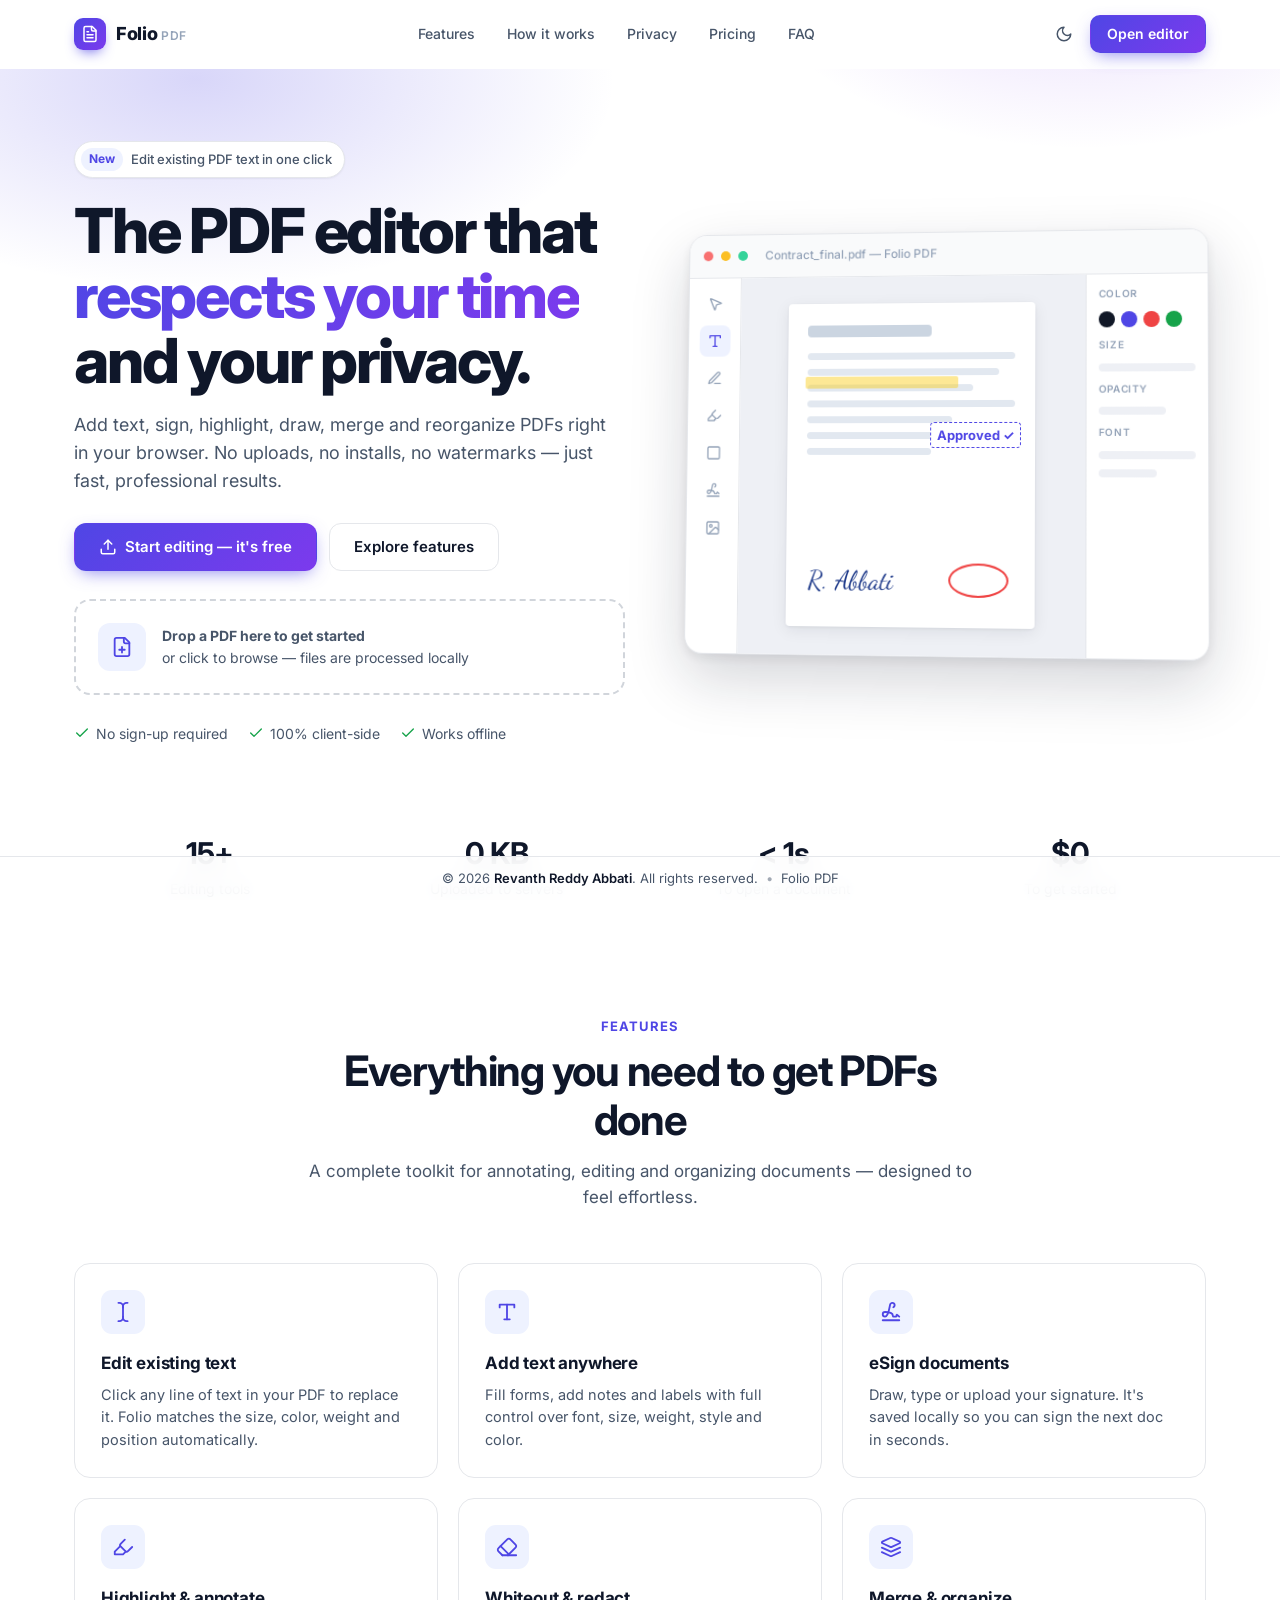
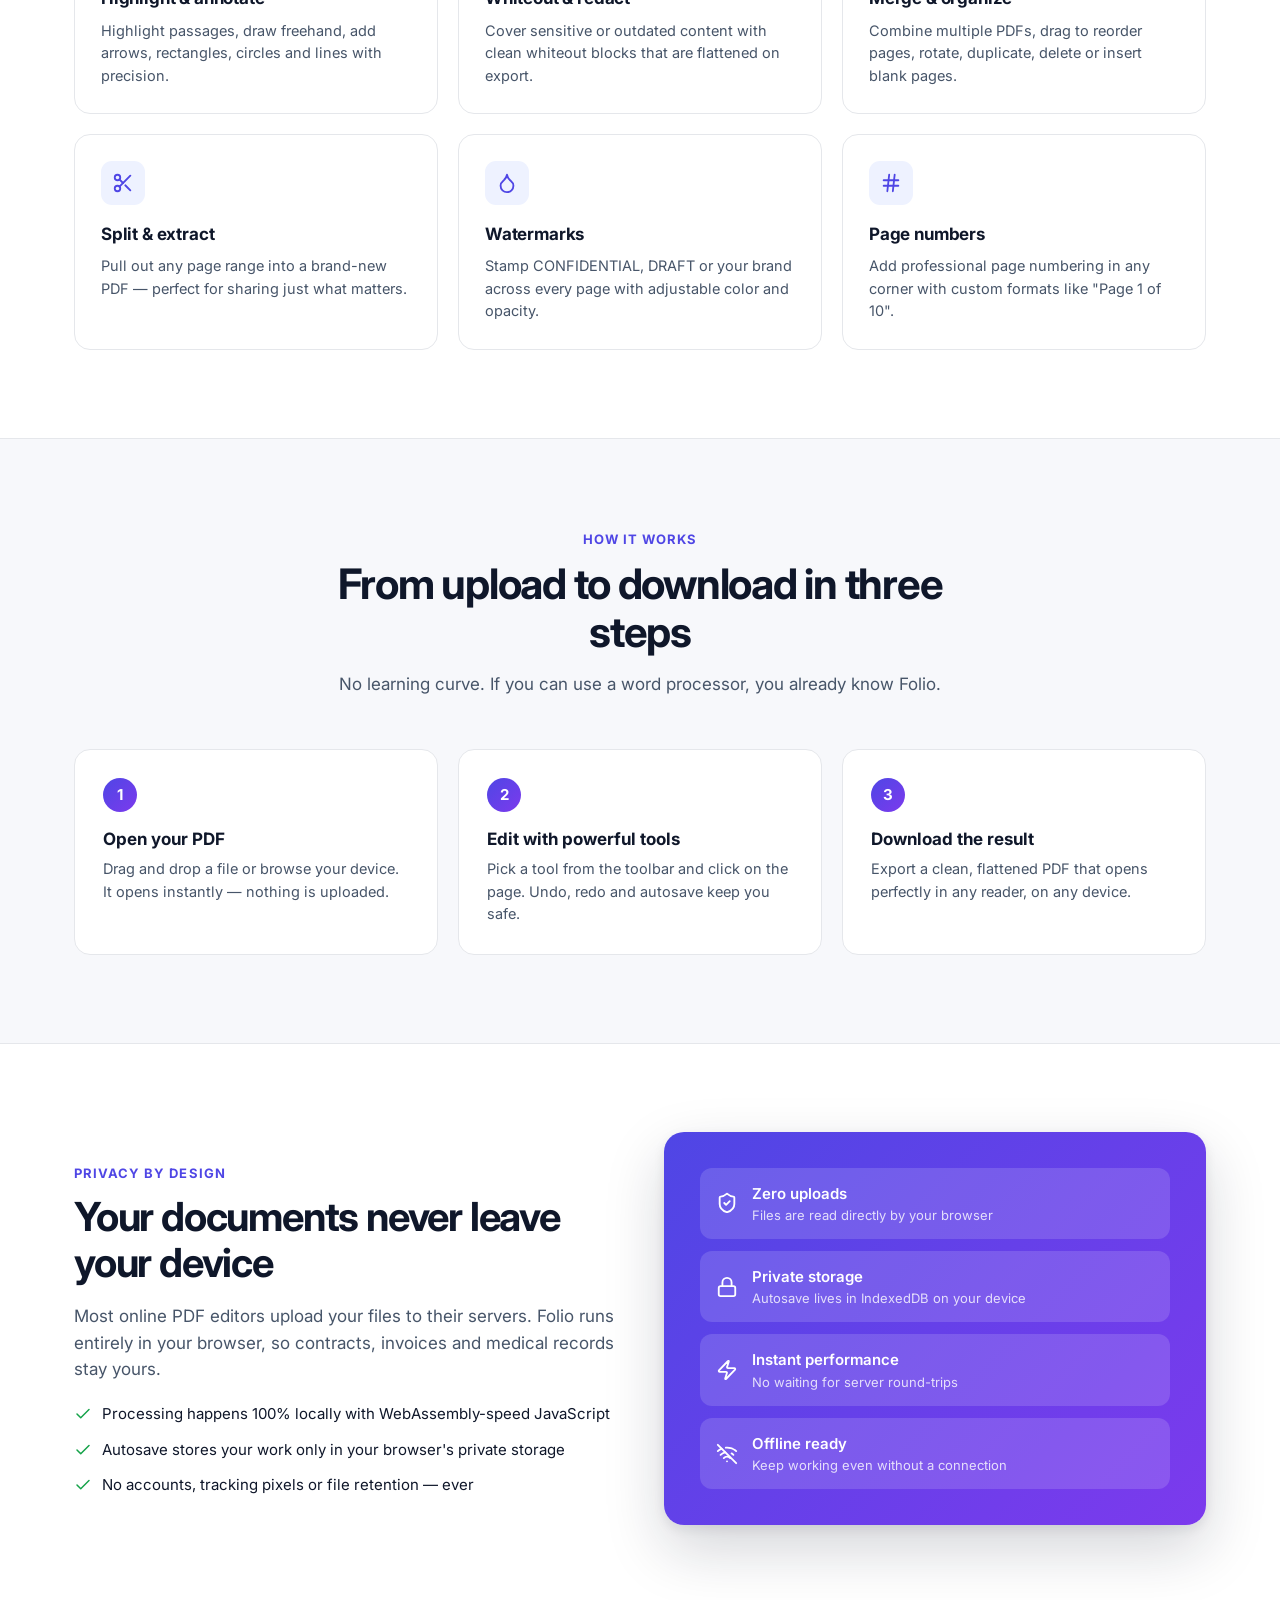
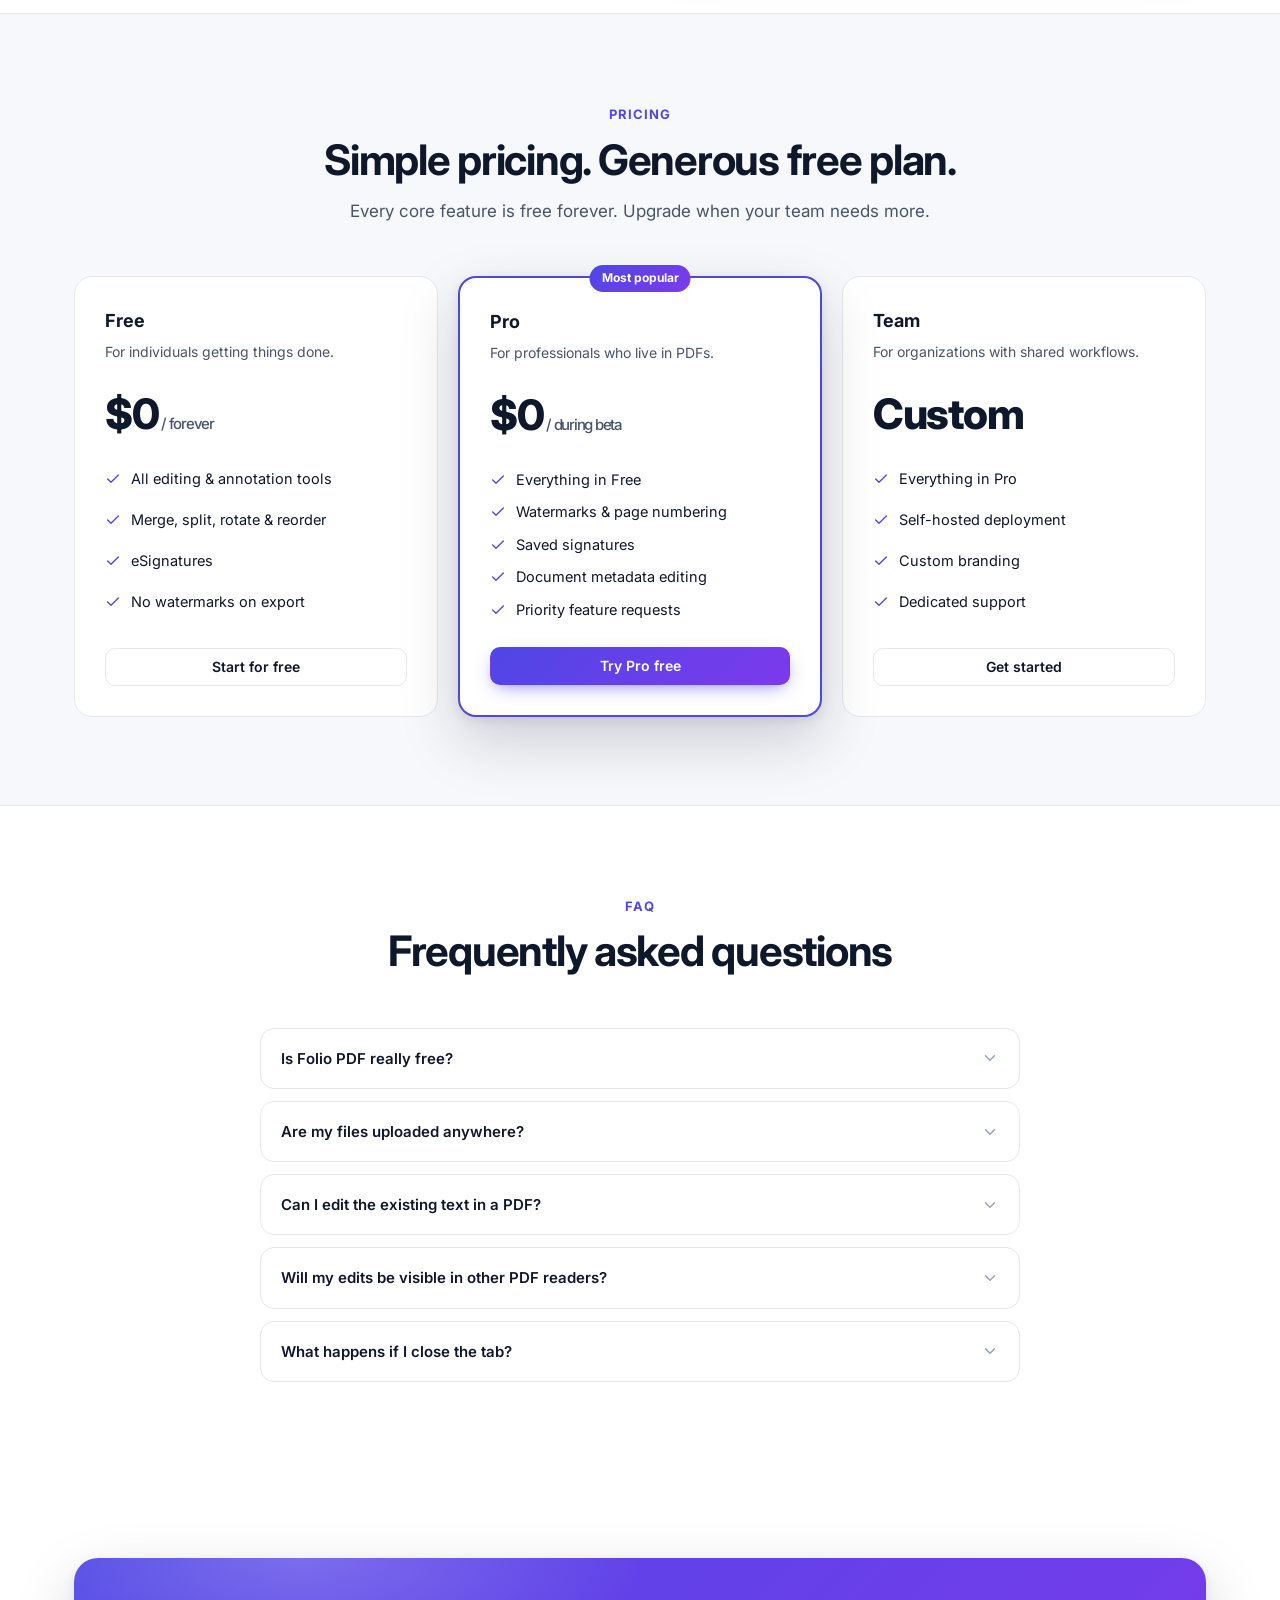
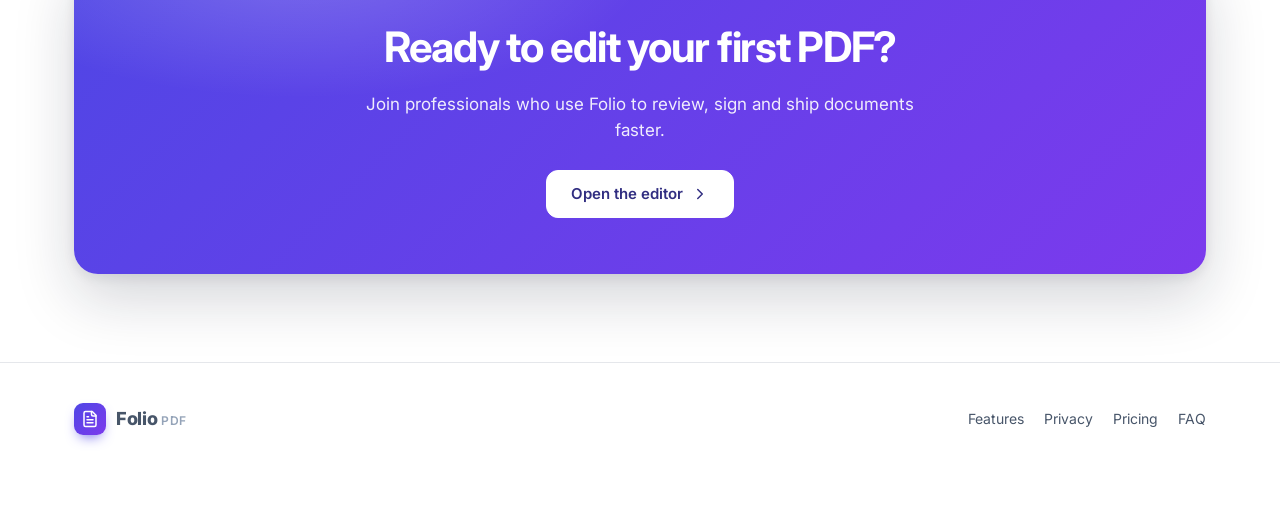
<file: index.html>
<!doctype html>
<html lang="en">
<head>
  <meta charset="utf-8">
  <meta name="viewport" content="width=device-width, initial-scale=1">
  <title>Folio PDF — Edit PDFs in your browser</title>
  <meta name="description" content="Folio PDF is a fast, private, browser-based PDF editor. Add text, edit existing text, sign, highlight, draw, merge, split, rotate and reorder pages — no uploads, no sign-up.">
  <meta name="author" content="Revanth Reddy Abbati">
  <meta property="og:title" content="Folio PDF — Edit PDFs in your browser">
  <meta property="og:description" content="Fast, private, browser-based PDF editor. Your files never leave your device.">
  <meta name="theme-color" content="#4f46e5">
  <link rel="icon" href="favicon.svg" type="image/svg+xml">
  <link rel="preconnect" href="https://fonts.googleapis.com">
  <link rel="preconnect" href="https://fonts.gstatic.com" crossorigin>
  <link href="https://fonts.googleapis.com/css2?family=Inter:wght@400;500;600;700;800&family=Dancing+Script:wght@600&display=swap" rel="stylesheet">
  <link rel="stylesheet" href="assets/css/base.css">
  <link rel="stylesheet" href="assets/css/landing.css">
  <script>try{var t=localStorage.getItem('folio-theme')||(matchMedia('(prefers-color-scheme: dark)').matches?'dark':'light');document.documentElement.dataset.theme=t}catch(e){}</script>
</head>
<body>
  <header class="nav" id="nav">
    <div class="container nav-inner">
      <a href="./" class="logo" aria-label="Folio PDF home">
        <span class="logo-mark"><i data-icon="file"></i></span>
        <span>Folio<small>PDF</small></span>
      </a>
      <nav class="nav-links" id="navLinks">
        <a href="#features">Features</a>
        <a href="#how">How it works</a>
        <a href="#privacy">Privacy</a>
        <a href="#pricing">Pricing</a>
        <a href="#faq">FAQ</a>
      </nav>
      <div class="nav-actions">
        <button class="icon-btn" id="themeBtn" aria-label="Toggle dark mode"><i data-icon="moon"></i></button>
        <a href="app.html" class="btn btn-primary">Open editor</a>
        <button class="icon-btn nav-toggle" id="navToggle" aria-label="Menu"><i data-icon="menu"></i></button>
      </div>
    </div>
  </header>

  <main>
    <section class="hero">
      <div class="container hero-grid">
        <div>
          <span class="badge"><b>New</b> Edit existing PDF text in one click</span>
          <h1>The PDF editor that <span class="grad">respects your time</span> and your privacy.</h1>
          <p class="lead">Add text, sign, highlight, draw, merge and reorganize PDFs right in your browser. No uploads, no installs, no watermarks — just fast, professional results.</p>
          <div class="hero-cta">
            <a href="app.html" class="btn btn-primary btn-lg"><i data-icon="upload"></i> Start editing — it's free</a>
            <a href="#features" class="btn btn-lg">Explore features</a>
          </div>
          <label class="dropzone" id="heroDrop">
            <input type="file" accept="application/pdf,.pdf" id="heroFile" hidden>
            <span class="dz-icon"><i data-icon="filePlus" data-size="22"></i></span>
            <span><strong>Drop a PDF here to get started</strong><span>or click to browse — files are processed locally</span></span>
          </label>
          <div class="hero-meta">
            <span><i data-icon="check" data-size="16"></i> No sign-up required</span>
            <span><i data-icon="check" data-size="16"></i> 100% client-side</span>
            <span><i data-icon="check" data-size="16"></i> Works offline</span>
          </div>
        </div>

        <div class="mock" aria-hidden="true">
          <div class="mock-bar"><i></i><i></i><i></i><span class="mock-title">Contract_final.pdf — Folio PDF</span></div>
          <div class="mock-body">
            <div class="mock-tools">
              <div><i data-icon="pointer" data-size="16"></i></div>
              <div class="on"><i data-icon="type" data-size="16"></i></div>
              <div><i data-icon="pen" data-size="16"></i></div>
              <div><i data-icon="highlighter" data-size="16"></i></div>
              <div><i data-icon="square" data-size="16"></i></div>
              <div><i data-icon="signature" data-size="16"></i></div>
              <div><i data-icon="image" data-size="16"></i></div>
            </div>
            <div class="mock-canvas">
              <div class="mock-page">
                <div class="l t"></div>
                <div class="l"></div><div class="l" style="width:92%"></div><div class="l" style="width:80%"></div>
                <div class="l"></div><div class="l" style="width:70%"></div><div class="l" style="width:88%"></div>
                <div class="l" style="width:60%"></div>
                <span class="hl"></span>
                <span class="note">Approved ✓</span>
                <span class="sig">R. Abbati</span>
                <span class="circ"></span>
              </div>
            </div>
            <div class="mock-side">
              <span class="lab">Color</span>
              <div class="sw"><i style="background:#111827"></i><i style="background:#4f46e5"></i><i style="background:#ef4444"></i><i style="background:#16a34a"></i></div>
              <span class="lab">Size</span><div class="bar"></div>
              <span class="lab">Opacity</span><div class="bar" style="width:70%"></div>
              <span class="lab">Font</span><div class="bar"></div><div class="bar" style="width:60%"></div>
            </div>
          </div>
        </div>
      </div>
    </section>

    <div class="stats">
      <div class="container stats-grid">
        <div class="stat reveal"><b>15+</b><span>Editing tools</span></div>
        <div class="stat reveal"><b>0 KB</b><span>Uploaded to servers</span></div>
        <div class="stat reveal"><b>&lt; 1s</b><span>To open a document</span></div>
        <div class="stat reveal"><b>$0</b><span>To get started</span></div>
      </div>
    </div>

    <section id="features">
      <div class="container">
        <div class="section-head reveal">
          <span class="eyebrow">Features</span>
          <h2>Everything you need to get PDFs done</h2>
          <p>A complete toolkit for annotating, editing and organizing documents — designed to feel effortless.</p>
        </div>
        <div class="features-grid">
          <div class="card reveal"><div class="ic"><i data-icon="editText" data-size="22"></i></div><h3>Edit existing text</h3><p>Click any line of text in your PDF to replace it. Folio matches the size, color, weight and position automatically.</p></div>
          <div class="card reveal"><div class="ic"><i data-icon="type" data-size="22"></i></div><h3>Add text anywhere</h3><p>Fill forms, add notes and labels with full control over font, size, weight, style and color.</p></div>
          <div class="card reveal"><div class="ic"><i data-icon="signature" data-size="22"></i></div><h3>eSign documents</h3><p>Draw, type or upload your signature. It's saved locally so you can sign the next doc in seconds.</p></div>
          <div class="card reveal"><div class="ic"><i data-icon="highlighter" data-size="22"></i></div><h3>Highlight &amp; annotate</h3><p>Highlight passages, draw freehand, add arrows, rectangles, circles and lines with precision.</p></div>
          <div class="card reveal"><div class="ic"><i data-icon="eraser" data-size="22"></i></div><h3>Whiteout &amp; redact</h3><p>Cover sensitive or outdated content with clean whiteout blocks that are flattened on export.</p></div>
          <div class="card reveal"><div class="ic"><i data-icon="layers" data-size="22"></i></div><h3>Merge &amp; organize</h3><p>Combine multiple PDFs, drag to reorder pages, rotate, duplicate, delete or insert blank pages.</p></div>
          <div class="card reveal"><div class="ic"><i data-icon="scissors" data-size="22"></i></div><h3>Split &amp; extract</h3><p>Pull out any page range into a brand-new PDF — perfect for sharing just what matters.</p></div>
          <div class="card reveal"><div class="ic"><i data-icon="droplet" data-size="22"></i></div><h3>Watermarks</h3><p>Stamp CONFIDENTIAL, DRAFT or your brand across every page with adjustable color and opacity.</p></div>
          <div class="card reveal"><div class="ic"><i data-icon="hash" data-size="22"></i></div><h3>Page numbers</h3><p>Add professional page numbering in any corner with custom formats like "Page 1 of 10".</p></div>
        </div>
      </div>
    </section>

    <section id="how" class="alt">
      <div class="container">
        <div class="section-head reveal">
          <span class="eyebrow">How it works</span>
          <h2>From upload to download in three steps</h2>
          <p>No learning curve. If you can use a word processor, you already know Folio.</p>
        </div>
        <div class="steps">
          <div class="step reveal"><h3>Open your PDF</h3><p>Drag and drop a file or browse your device. It opens instantly — nothing is uploaded.</p></div>
          <div class="step reveal"><h3>Edit with powerful tools</h3><p>Pick a tool from the toolbar and click on the page. Undo, redo and autosave keep you safe.</p></div>
          <div class="step reveal"><h3>Download the result</h3><p>Export a clean, flattened PDF that opens perfectly in any reader, on any device.</p></div>
        </div>
      </div>
    </section>

    <section id="privacy">
      <div class="container privacy">
        <div class="reveal">
          <span class="eyebrow">Privacy by design</span>
          <h2>Your documents never leave your device</h2>
          <p>Most online PDF editors upload your files to their servers. Folio runs entirely in your browser, so contracts, invoices and medical records stay yours.</p>
          <ul class="checklist">
            <li><i data-icon="check"></i> Processing happens 100% locally with WebAssembly-speed JavaScript</li>
            <li><i data-icon="check"></i> Autosave stores your work only in your browser's private storage</li>
            <li><i data-icon="check"></i> No accounts, tracking pixels or file retention — ever</li>
          </ul>
        </div>
        <div class="privacy-visual reveal">
          <div class="row"><i data-icon="shield" data-size="22"></i><div>Zero uploads<small>Files are read directly by your browser</small></div></div>
          <div class="row"><i data-icon="lock" data-size="22"></i><div>Private storage<small>Autosave lives in IndexedDB on your device</small></div></div>
          <div class="row"><i data-icon="zap" data-size="22"></i><div>Instant performance<small>No waiting for server round-trips</small></div></div>
          <div class="row"><i data-icon="wifiOff" data-size="22"></i><div>Offline ready<small>Keep working even without a connection</small></div></div>
        </div>
      </div>
    </section>

    <section id="pricing" class="alt">
      <div class="container">
        <div class="section-head reveal">
          <span class="eyebrow">Pricing</span>
          <h2>Simple pricing. Generous free plan.</h2>
          <p>Every core feature is free forever. Upgrade when your team needs more.</p>
        </div>
        <div class="pricing">
          <div class="plan reveal">
            <h3>Free</h3><p class="desc">For individuals getting things done.</p>
            <div class="price">$0<span> / forever</span></div>
            <ul>
              <li><i data-icon="check" data-size="16"></i> All editing &amp; annotation tools</li>
              <li><i data-icon="check" data-size="16"></i> Merge, split, rotate &amp; reorder</li>
              <li><i data-icon="check" data-size="16"></i> eSignatures</li>
              <li><i data-icon="check" data-size="16"></i> No watermarks on export</li>
            </ul>
            <a href="app.html" class="btn">Start for free</a>
          </div>
          <div class="plan featured reveal">
            <h3>Pro</h3><p class="desc">For professionals who live in PDFs.</p>
            <div class="price">$0<span> / during beta</span></div>
            <ul>
              <li><i data-icon="check" data-size="16"></i> Everything in Free</li>
              <li><i data-icon="check" data-size="16"></i> Watermarks &amp; page numbering</li>
              <li><i data-icon="check" data-size="16"></i> Saved signatures</li>
              <li><i data-icon="check" data-size="16"></i> Document metadata editing</li>
              <li><i data-icon="check" data-size="16"></i> Priority feature requests</li>
            </ul>
            <a href="app.html" class="btn btn-primary">Try Pro free</a>
          </div>
          <div class="plan reveal">
            <h3>Team</h3><p class="desc">For organizations with shared workflows.</p>
            <div class="price">Custom</div>
            <ul>
              <li><i data-icon="check" data-size="16"></i> Everything in Pro</li>
              <li><i data-icon="check" data-size="16"></i> Self-hosted deployment</li>
              <li><i data-icon="check" data-size="16"></i> Custom branding</li>
              <li><i data-icon="check" data-size="16"></i> Dedicated support</li>
            </ul>
            <a href="app.html" class="btn">Get started</a>
          </div>
        </div>
      </div>
    </section>

    <section id="faq">
      <div class="container">
        <div class="section-head reveal">
          <span class="eyebrow">FAQ</span>
          <h2>Frequently asked questions</h2>
        </div>
        <div class="faq">
          <details class="reveal"><summary>Is Folio PDF really free?<i data-icon="chevronDown"></i></summary><p>Yes. Every editing tool is free to use with no watermarks and no limits on the number of documents.</p></details>
          <details class="reveal"><summary>Are my files uploaded anywhere?<i data-icon="chevronDown"></i></summary><p>No. Folio reads and writes PDFs entirely inside your browser. Your documents are never sent to a server.</p></details>
          <details class="reveal"><summary>Can I edit the existing text in a PDF?<i data-icon="chevronDown"></i></summary><p>Yes. Choose the "Edit text" tool and click any line. Folio covers the original and places editable text with the same size, color, weight and position.</p></details>
          <details class="reveal"><summary>Will my edits be visible in other PDF readers?<i data-icon="chevronDown"></i></summary><p>Absolutely. Edits are flattened into the PDF on export, so they look identical in Acrobat, Preview, Chrome and mobile readers.</p></details>
          <details class="reveal"><summary>What happens if I close the tab?<i data-icon="chevronDown"></i></summary><p>Your work is autosaved to your browser's local storage. Reopen the editor and you'll pick up right where you left off.</p></details>
        </div>
      </div>
    </section>

    <section>
      <div class="container">
        <div class="cta-band reveal">
          <h2>Ready to edit your first PDF?</h2>
          <p>Join professionals who use Folio to review, sign and ship documents faster.</p>
          <a href="app.html" class="btn btn-lg">Open the editor <i data-icon="chevronRight"></i></a>
        </div>
      </div>
    </section>
  </main>

  <div class="links-footer">
    <div class="container">
      <a href="./" class="logo"><span class="logo-mark"><i data-icon="file"></i></span><span>Folio<small>PDF</small></span></a>
      <nav>
        <a href="#features">Features</a><a href="#privacy">Privacy</a><a href="#pricing">Pricing</a><a href="#faq">FAQ</a>
      </nav>
    </div>
  </div>

  <footer class="site-footer">
    <span>© <span class="js-year">2026</span> <strong>Revanth Reddy Abbati</strong>. All rights reserved.</span>
    <span class="dot hide-sm">•</span><span class="hide-sm">Folio PDF</span>
  </footer>

  <script type="module" src="assets/js/landing.js"></script>
</body>
</html>
</file>
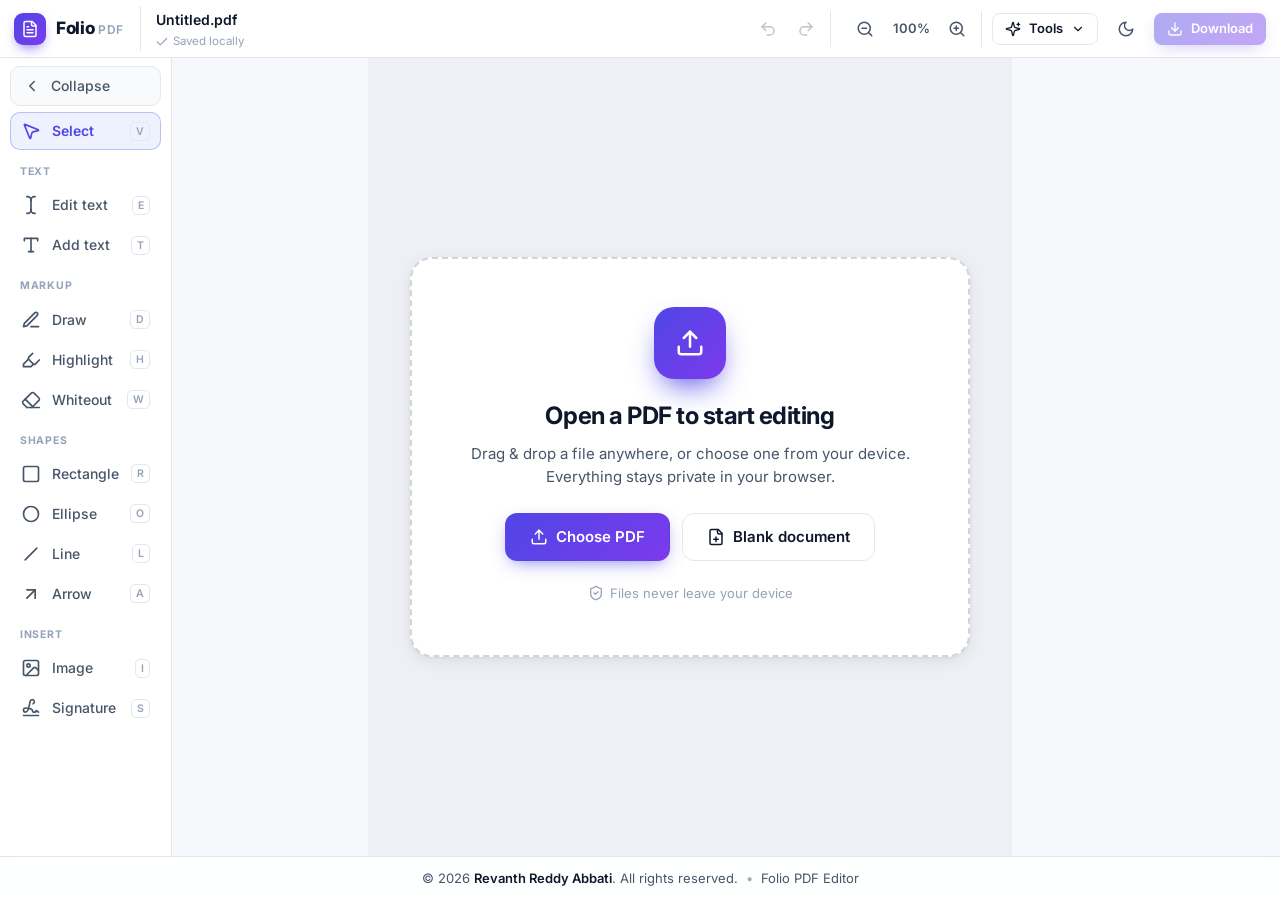
<file: app.html>
<!doctype html>
<html lang="en">
<head>
  <meta charset="utf-8">
  <meta name="viewport" content="width=device-width, initial-scale=1, maximum-scale=1">
  <title>Editor — Folio PDF</title>
  <meta name="description" content="Folio PDF editor workspace — edit, sign, annotate and organize PDFs privately in your browser.">
  <meta name="author" content="Revanth Reddy Abbati">
  <meta name="theme-color" content="#4f46e5">
  <link rel="icon" href="favicon.svg" type="image/svg+xml">
  <link rel="preconnect" href="https://fonts.googleapis.com">
  <link rel="preconnect" href="https://fonts.gstatic.com" crossorigin>
  <link href="https://fonts.googleapis.com/css2?family=Inter:wght@400;500;600;700;800&family=Dancing+Script:wght@600&family=Great+Vibes&family=Caveat:wght@600&display=swap" rel="stylesheet">
  <link rel="stylesheet" href="assets/css/base.css">
  <link rel="stylesheet" href="assets/css/app.css">
  <script>try{var t=localStorage.getItem('folio-theme')||(matchMedia('(prefers-color-scheme: dark)').matches?'dark':'light');document.documentElement.dataset.theme=t}catch(e){}</script>
</head>
<body class="app">
  <!-- ===== Top bar ===== -->
  <header class="topbar">
    <a href="./" class="logo" title="Back to home"><span class="logo-mark"><i data-icon="file"></i></span><span class="hide-md">Folio<small>PDF</small></span></a>
    <div class="doc-name">
      <input id="fileName" value="Untitled.pdf" spellcheck="false" aria-label="File name">
      <span class="save-state" id="saveState"><i data-icon="check" data-size="14"></i> Saved locally</span>
    </div>
    <div class="spacer"></div>
    <div class="tb-group">
      <button class="icon-btn" id="undoBtn" title="Undo (Ctrl+Z)" disabled><i data-icon="undo"></i></button>
      <button class="icon-btn" id="redoBtn" title="Redo (Ctrl+Y)" disabled><i data-icon="redo"></i></button>
    </div>
    <div class="tb-group zoom-group hide-sm">
      <button class="icon-btn" id="zoomOut" title="Zoom out (-)"><i data-icon="zoomOut"></i></button>
      <button class="zoom-val" id="zoomVal" title="Fit to width">100%</button>
      <button class="icon-btn" id="zoomIn" title="Zoom in (+)"><i data-icon="zoomIn"></i></button>
    </div>
    <div class="menu-wrap">
      <button class="btn btn-sm" id="toolsMenuBtn"><i data-icon="sparkles" data-size="16"></i><span class="hide-sm">Tools</span><i data-icon="chevronDown" data-size="14"></i></button>
      <div class="menu" id="toolsMenu" hidden>
        <button data-action="open"><i data-icon="upload"></i>Open PDF…<kbd>Ctrl O</kbd></button>
        <button data-action="merge"><i data-icon="layers"></i>Merge PDFs (append)</button>
        <button data-action="blank"><i data-icon="filePlus"></i>Insert blank page</button>
        <hr>
        <button data-action="extract"><i data-icon="scissors"></i>Split / extract pages</button>
        <button data-action="watermark"><i data-icon="droplet"></i>Watermark</button>
        <button data-action="pageNumbers"><i data-icon="hash"></i>Page numbers</button>
        <button data-action="meta"><i data-icon="info"></i>Document properties</button>
        <hr>
        <button data-action="shortcuts"><i data-icon="sliders"></i>Keyboard shortcuts</button>
        <button data-action="new" class="danger"><i data-icon="trash"></i>Close document</button>
      </div>
    </div>
    <button class="icon-btn" id="themeBtn" title="Toggle theme"><i data-icon="moon"></i></button>
    <button class="btn btn-primary btn-sm" id="downloadBtn" disabled><i data-icon="download" data-size="16"></i><span class="hide-sm">Download</span></button>
  </header>

  <div class="workspace" id="workspace">
    <!-- ===== Tool rail ===== -->
    <nav class="toolrail" id="toolrail" aria-label="Tools"></nav>

    <!-- ===== Pages sidebar ===== -->
    <aside class="sidebar" id="sidebar">
      <div class="panel-head">
        <span>Pages <em id="pageCountLbl"></em></span>
        <div>
          <button class="icon-btn sm" id="addBlankBtn" title="Insert blank page"><i data-icon="plus" data-size="16"></i></button>
          <button class="icon-btn sm" id="mergeBtn" title="Append another PDF"><i data-icon="layers" data-size="16"></i></button>
        </div>
      </div>
      <div class="thumbs" id="thumbs"></div>
    </aside>

    <!-- ===== Viewer ===== -->
    <main class="viewer" id="viewer">
      <div class="empty" id="empty">
        <div class="empty-card" id="emptyDrop">
          <div class="empty-icon"><i data-icon="upload" data-size="30"></i></div>
          <h2>Open a PDF to start editing</h2>
          <p>Drag &amp; drop a file anywhere, or choose one from your device.<br>Everything stays private in your browser.</p>
          <div class="empty-actions">
            <button class="btn btn-primary btn-lg" id="emptyOpen"><i data-icon="upload"></i> Choose PDF</button>
            <button class="btn btn-lg" id="emptyBlank"><i data-icon="filePlus"></i> Blank document</button>
          </div>
          <div class="empty-hint"><i data-icon="shield" data-size="16"></i> Files never leave your device</div>
        </div>
      </div>
      <div class="pages" id="pages"></div>
    </main>

    <!-- ===== Properties ===== -->
    <aside class="props" id="props">
      <div class="panel-head"><span id="propsTitle">Properties</span></div>
      <div class="props-body" id="propsBody"></div>
    </aside>
  </div>

  <!-- Mobile panel toggles -->
  <div class="mobile-toggles">
    <button class="icon-btn" id="toggleSidebar" title="Pages"><i data-icon="panelLeft"></i></button>
    <span class="page-ind" id="pageInd">–</span>
    <button class="icon-btn" id="toggleProps" title="Properties"><i data-icon="sliders"></i></button>
  </div>

  <div class="drop-overlay" id="dropOverlay"><div><i data-icon="upload" data-size="40"></i><p>Drop PDF to open</p></div></div>
  <div class="loading" id="loading" hidden><div class="spinner"></div><span id="loadingText">Working…</span></div>

  <div id="modalRoot"></div>
  <div class="toasts" id="toasts"></div>

  <input type="file" id="openInput" accept="application/pdf,.pdf" hidden>
  <input type="file" id="mergeInput" accept="application/pdf,.pdf" multiple hidden>
  <input type="file" id="imageInput" accept="image/png,image/jpeg,image/webp,image/gif" hidden>

  <footer class="site-footer">
    <span>© <span class="js-year">2026</span> <strong>Revanth Reddy Abbati</strong>. All rights reserved.</span>
    <span class="dot hide-sm">•</span><span class="hide-sm">Folio PDF Editor</span>
  </footer>

  <script src="assets/vendor/pdf-lib.min.js"></script>
  <script src="assets/vendor/fontkit.umd.min.js"></script>
  <script type="module" src="assets/js/app.js"></script>
</body>
</html>
</file>
<file: assets/css/base.css>
/* ===== Design tokens ===== */
:root {
  --brand: #4f46e5;
  --brand-2: #7c3aed;
  --brand-ink: #ffffff;
  --brand-soft: #eef2ff;
  --bg: #ffffff;
  --bg-2: #f7f8fb;
  --bg-3: #eef0f5;
  --surface: #ffffff;
  --surface-2: #f9fafb;
  --text: #0f172a;
  --text-2: #475569;
  --text-3: #94a3b8;
  --border: #e5e7eb;
  --border-2: #d1d5db;
  --danger: #dc2626;
  --success: #16a34a;
  --shadow-sm: 0 1px 2px rgba(15, 23, 42, .06);
  --shadow: 0 4px 16px rgba(15, 23, 42, .08), 0 1px 3px rgba(15, 23, 42, .06);
  --shadow-lg: 0 24px 60px rgba(15, 23, 42, .18), 0 4px 12px rgba(15, 23, 42, .08);
  --radius: 12px;
  --radius-sm: 8px;
  --footer-h: 44px;
  --font: 'Inter', system-ui, -apple-system, 'Segoe UI', Roboto, sans-serif;
  color-scheme: light;
}

:root[data-theme="dark"] {
  --brand: #818cf8;
  --brand-2: #a78bfa;
  --brand-ink: #0b0d14;
  --brand-soft: rgba(129, 140, 248, .14);
  --bg: #0b0d14;
  --bg-2: #10131c;
  --bg-3: #161a26;
  --surface: #131722;
  --surface-2: #1a1f2d;
  --text: #e6e8ef;
  --text-2: #a3aac0;
  --text-3: #6b7390;
  --border: #252b3b;
  --border-2: #323a4f;
  --danger: #f87171;
  --success: #4ade80;
  --shadow-sm: 0 1px 2px rgba(0, 0, 0, .4);
  --shadow: 0 4px 16px rgba(0, 0, 0, .35);
  --shadow-lg: 0 24px 60px rgba(0, 0, 0, .55);
  color-scheme: dark;
}

*, *::before, *::after { box-sizing: border-box; }
html, body { margin: 0; padding: 0; }
body {
  font-family: var(--font);
  background: var(--bg);
  color: var(--text);
  font-size: 15px;
  line-height: 1.55;
  -webkit-font-smoothing: antialiased;
}
a { color: inherit; text-decoration: none; }
button, input, select, textarea { font: inherit; color: inherit; }
img, svg { display: block; }
.icon { flex-shrink: 0; }

/* ===== Buttons ===== */
.btn {
  display: inline-flex; align-items: center; justify-content: center; gap: 8px;
  height: 38px; padding: 0 16px; border-radius: 10px;
  border: 1px solid var(--border); background: var(--surface); color: var(--text);
  font-weight: 600; font-size: 14px; cursor: pointer; white-space: nowrap;
  transition: background .15s, border-color .15s, transform .1s, box-shadow .15s;
}
.btn:hover { background: var(--surface-2); border-color: var(--border-2); }
.btn:active { transform: translateY(1px); }
.btn:disabled { opacity: .45; cursor: not-allowed; }
.btn-primary {
  background: linear-gradient(135deg, var(--brand), var(--brand-2));
  border-color: transparent; color: #fff;
  box-shadow: 0 6px 18px -6px color-mix(in srgb, var(--brand) 70%, transparent);
}
:root[data-theme="dark"] .btn-primary { color: #0b0d14; }
.btn-primary:hover { background: linear-gradient(135deg, var(--brand), var(--brand-2)); filter: brightness(1.07); border-color: transparent; }
.btn-ghost { background: transparent; border-color: transparent; }
.btn-ghost:hover { background: var(--bg-3); border-color: transparent; }
.btn-lg { height: 48px; padding: 0 24px; font-size: 15px; border-radius: 12px; }
.btn-sm { height: 32px; padding: 0 12px; font-size: 13px; border-radius: 8px; }
.btn-danger { color: var(--danger); }
.icon-btn {
  display: inline-grid; place-items: center; width: 36px; height: 36px;
  border-radius: 9px; border: 1px solid transparent; background: transparent;
  color: var(--text-2); cursor: pointer; transition: background .15s, color .15s;
}
.icon-btn:hover { background: var(--bg-3); color: var(--text); }
.icon-btn:disabled { opacity: .35; cursor: not-allowed; background: transparent; }
.icon-btn.active { background: var(--brand-soft); color: var(--brand); }

/* ===== Brand ===== */
.logo { display: inline-flex; align-items: center; gap: 10px; font-weight: 800; font-size: 18px; letter-spacing: -.02em; }
.logo-mark {
  width: 32px; height: 32px; border-radius: 9px; display: grid; place-items: center;
  background: linear-gradient(135deg, var(--brand), var(--brand-2)); color: #fff;
  box-shadow: 0 6px 14px -6px var(--brand);
}
.logo-mark svg { width: 18px; height: 18px; }
.logo small { font-weight: 600; color: var(--text-3); font-size: 12px; margin-left: 4px; letter-spacing: .04em; }

/* ===== Fixed footer ===== */
.site-footer {
  position: fixed; left: 0; right: 0; bottom: 0; z-index: 50;
  height: var(--footer-h);
  display: flex; align-items: center; justify-content: center; gap: 8px;
  padding: 0 16px;
  background: color-mix(in srgb, var(--surface) 88%, transparent);
  backdrop-filter: saturate(160%) blur(12px);
  -webkit-backdrop-filter: saturate(160%) blur(12px);
  border-top: 1px solid var(--border);
  font-size: 13px; color: var(--text-2);
  text-align: center;
}
.site-footer strong { color: var(--text); font-weight: 600; }
.site-footer .dot { opacity: .5; }
@media (max-width: 520px) { .site-footer .hide-sm { display: none; } }

/* ===== Toasts ===== */
.toasts { position: fixed; right: 16px; bottom: calc(var(--footer-h) + 16px); z-index: 1000; display: flex; flex-direction: column; gap: 8px; pointer-events: none; }
.toast {
  pointer-events: auto; display: flex; align-items: center; gap: 10px;
  background: var(--text); color: var(--bg); padding: 10px 14px; border-radius: 10px;
  box-shadow: var(--shadow-lg); font-size: 14px; font-weight: 500; max-width: 360px;
  animation: toast-in .25s ease;
}
.toast.error { background: var(--danger); color: #fff; }
.toast.success .icon { color: var(--success); }
@keyframes toast-in { from { opacity: 0; transform: translateY(8px); } }

.sr-only { position: absolute; width: 1px; height: 1px; overflow: hidden; clip: rect(0 0 0 0); }
</file>
<file: assets/css/landing.css>
body { padding-bottom: var(--footer-h); }
.container { width: 100%; max-width: 1180px; margin: 0 auto; padding: 0 24px; }
@media (max-width: 520px) { .container { padding: 0 16px; } }

/* ===== Nav ===== */
.nav {
  position: sticky; top: 0; z-index: 40;
  background: color-mix(in srgb, var(--bg) 82%, transparent);
  backdrop-filter: saturate(160%) blur(14px); -webkit-backdrop-filter: saturate(160%) blur(14px);
  border-bottom: 1px solid transparent; transition: border-color .2s;
}
.nav.scrolled { border-bottom-color: var(--border); }
.nav-inner { display: flex; align-items: center; justify-content: space-between; height: 68px; gap: 16px; }
.nav-links { display: flex; gap: 4px; }
.nav-links a { padding: 8px 14px; border-radius: 8px; color: var(--text-2); font-weight: 500; font-size: 14px; }
.nav-links a:hover { color: var(--text); background: var(--bg-3); }
.nav-actions { display: flex; align-items: center; gap: 8px; }
.nav-toggle { display: none; }
@media (max-width: 860px) {
  .nav-links {
    display: none; position: absolute; top: 68px; left: 0; right: 0; flex-direction: column;
    background: var(--surface); border-bottom: 1px solid var(--border); padding: 8px 16px 16px; box-shadow: var(--shadow);
  }
  .nav-links.open { display: flex; }
  .nav-toggle { display: inline-grid; }
  .nav-actions .btn-ghost { display: none; }
}

/* ===== Hero ===== */
.hero { position: relative; padding: 72px 0 40px; overflow: hidden; }
.hero::before {
  content: ''; position: absolute; inset: -200px -100px auto; height: 700px; z-index: -1;
  background:
    radial-gradient(600px 300px at 20% 30%, color-mix(in srgb, var(--brand) 22%, transparent), transparent 70%),
    radial-gradient(500px 300px at 80% 10%, color-mix(in srgb, var(--brand-2) 20%, transparent), transparent 70%);
}
.hero-grid { display: grid; grid-template-columns: 1.05fr 1fr; gap: 56px; align-items: center; }
.badge {
  display: inline-flex; align-items: center; gap: 8px; padding: 6px 12px 6px 6px; border-radius: 999px;
  background: var(--surface); border: 1px solid var(--border); font-size: 13px; font-weight: 500; color: var(--text-2);
  box-shadow: var(--shadow-sm);
}
.badge b { background: var(--brand-soft); color: var(--brand); padding: 2px 8px; border-radius: 999px; font-size: 12px; }
.hero h1 { font-size: clamp(38px, 5.4vw, 62px); line-height: 1.05; letter-spacing: -.035em; margin: 20px 0 18px; font-weight: 800; }
.grad { background: linear-gradient(135deg, var(--brand), var(--brand-2)); -webkit-background-clip: text; background-clip: text; color: transparent; }
.hero p.lead { font-size: 18px; color: var(--text-2); max-width: 540px; margin: 0 0 28px; }
.hero-cta { display: flex; gap: 12px; flex-wrap: wrap; }
.hero-meta { display: flex; gap: 20px; margin-top: 28px; flex-wrap: wrap; color: var(--text-2); font-size: 14px; }
.hero-meta span { display: inline-flex; align-items: center; gap: 6px; }
.hero-meta .icon { color: var(--success); }

.dropzone {
  margin-top: 28px; border: 2px dashed var(--border-2); border-radius: 16px; padding: 22px;
  display: flex; align-items: center; gap: 16px; background: var(--surface); cursor: pointer;
  transition: border-color .15s, background .15s;
}
.dropzone:hover, .dropzone.drag { border-color: var(--brand); background: var(--brand-soft); }
.dropzone .dz-icon { width: 48px; height: 48px; border-radius: 12px; display: grid; place-items: center; background: var(--brand-soft); color: var(--brand); flex-shrink: 0; }
.dropzone strong { display: block; }
.dropzone span { color: var(--text-2); font-size: 14px; }

/* App mock */
.mock {
  border-radius: 18px; background: var(--surface); border: 1px solid var(--border); box-shadow: var(--shadow-lg);
  overflow: hidden; transform: perspective(1600px) rotateY(-6deg) rotateX(3deg); transition: transform .4s;
}
.mock:hover { transform: none; }
.mock-bar { display: flex; align-items: center; gap: 8px; padding: 12px 14px; border-bottom: 1px solid var(--border); background: var(--surface-2); }
.mock-bar i { width: 10px; height: 10px; border-radius: 50%; background: var(--border-2); display: block; }
.mock-bar i:nth-child(1) { background: #f87171; } .mock-bar i:nth-child(2) { background: #fbbf24; } .mock-bar i:nth-child(3) { background: #34d399; }
.mock-bar .mock-title { margin-left: 10px; font-size: 12px; color: var(--text-3); font-weight: 500; }
.mock-body { display: grid; grid-template-columns: 54px 1fr 120px; height: 380px; }
.mock-tools { border-right: 1px solid var(--border); display: flex; flex-direction: column; align-items: center; gap: 6px; padding: 10px 0; }
.mock-tools div { width: 32px; height: 32px; border-radius: 8px; display: grid; place-items: center; color: var(--text-3); }
.mock-tools div.on { background: var(--brand-soft); color: var(--brand); }
.mock-canvas { background: var(--bg-3); display: grid; place-items: center; padding: 18px; }
.mock-page { width: 100%; max-width: 250px; aspect-ratio: 1 / 1.3; background: #fff; border-radius: 4px; box-shadow: var(--shadow); padding: 22px 20px; position: relative; color: #0f172a; }
.mock-page .l { height: 7px; border-radius: 4px; background: #e2e8f0; margin-bottom: 9px; }
.mock-page .l.t { height: 12px; width: 60%; background: #cbd5e1; margin-bottom: 16px; }
.mock-page .hl { position: absolute; left: 18px; top: 74px; width: 62%; height: 12px; background: rgba(250, 204, 21, .45); border-radius: 2px; }
.mock-page .note { position: absolute; right: 14px; top: 120px; font-size: 13px; font-weight: 700; color: var(--brand); border: 1.5px dashed var(--brand); padding: 2px 6px; border-radius: 4px; background: #fff; }
.mock-page .sig { position: absolute; left: 22px; bottom: 26px; font-family: 'Dancing Script', cursive; font-size: 26px; color: #1e3a8a; }
.mock-page .circ { position: absolute; right: 26px; bottom: 30px; width: 60px; height: 34px; border: 2px solid #ef4444; border-radius: 50%; }
.mock-side { border-left: 1px solid var(--border); padding: 12px; display: flex; flex-direction: column; gap: 10px; }
.mock-side .sw { display: flex; gap: 6px; }
.mock-side .sw i { width: 16px; height: 16px; border-radius: 50%; display: block; }
.mock-side .bar { height: 8px; border-radius: 4px; background: var(--bg-3); }
.mock-side .lab { font-size: 10px; text-transform: uppercase; letter-spacing: .06em; color: var(--text-3); font-weight: 600; }
@media (max-width: 960px) { .hero-grid { grid-template-columns: 1fr; } .mock { transform: none; } }
@media (max-width: 520px) { .mock-body { grid-template-columns: 44px 1fr; } .mock-side { display: none; } .hero { padding-top: 40px; } }

/* ===== Sections ===== */
section { padding: 88px 0; }
.section-head { text-align: center; max-width: 680px; margin: 0 auto 52px; }
.eyebrow { color: var(--brand); font-weight: 700; font-size: 13px; letter-spacing: .08em; text-transform: uppercase; }
.section-head h2 { font-size: clamp(28px, 3.6vw, 42px); letter-spacing: -.03em; line-height: 1.15; margin: 10px 0 14px; }
.section-head p { color: var(--text-2); font-size: 17px; margin: 0; }
.alt { background: var(--bg-2); border-top: 1px solid var(--border); border-bottom: 1px solid var(--border); }

.stats { padding: 28px 0 8px; }
.stats-grid { display: grid; grid-template-columns: repeat(4, 1fr); gap: 16px; }
.stat { text-align: center; padding: 18px; }
.stat b { display: block; font-size: 30px; letter-spacing: -.03em; }
.stat span { color: var(--text-2); font-size: 14px; }
@media (max-width: 720px) { .stats-grid { grid-template-columns: repeat(2, 1fr); } }

.features-grid { display: grid; grid-template-columns: repeat(3, 1fr); gap: 20px; }
.card {
  background: var(--surface); border: 1px solid var(--border); border-radius: 16px; padding: 26px;
  transition: transform .2s, box-shadow .2s, border-color .2s;
}
.card:hover { transform: translateY(-3px); box-shadow: var(--shadow); border-color: var(--border-2); }
.card .ic { width: 44px; height: 44px; border-radius: 11px; display: grid; place-items: center; background: var(--brand-soft); color: var(--brand); margin-bottom: 16px; }
.card h3 { margin: 0 0 8px; font-size: 17px; letter-spacing: -.01em; }
.card p { margin: 0; color: var(--text-2); font-size: 14.5px; }
@media (max-width: 960px) { .features-grid { grid-template-columns: repeat(2, 1fr); } }
@media (max-width: 620px) { .features-grid { grid-template-columns: 1fr; } }

.steps { display: grid; grid-template-columns: repeat(3, 1fr); gap: 20px; counter-reset: step; }
.step { position: relative; padding: 28px; border-radius: 16px; background: var(--surface); border: 1px solid var(--border); }
.step::before {
  counter-increment: step; content: counter(step); width: 34px; height: 34px; border-radius: 50%;
  display: grid; place-items: center; font-weight: 700; color: #fff; margin-bottom: 14px;
  background: linear-gradient(135deg, var(--brand), var(--brand-2));
}
.step h3 { margin: 0 0 6px; font-size: 17px; }
.step p { margin: 0; color: var(--text-2); font-size: 14.5px; }
@media (max-width: 820px) { .steps { grid-template-columns: 1fr; } }

/* Privacy band */
.privacy { display: grid; grid-template-columns: 1fr 1fr; gap: 48px; align-items: center; }
.privacy h2 { font-size: clamp(28px, 3.4vw, 40px); letter-spacing: -.03em; line-height: 1.15; margin: 10px 0 14px; }
.privacy p { color: var(--text-2); font-size: 17px; }
.checklist { list-style: none; padding: 0; margin: 20px 0 0; display: grid; gap: 12px; }
.checklist li { display: flex; gap: 10px; align-items: flex-start; }
.checklist .icon { color: var(--success); margin-top: 3px; }
.privacy-visual { border-radius: 20px; padding: 36px; background: linear-gradient(135deg, var(--brand), var(--brand-2)); color: #fff; box-shadow: var(--shadow-lg); }
.privacy-visual .row { display: flex; align-items: center; gap: 14px; padding: 14px 16px; border-radius: 12px; background: rgba(255,255,255,.14); margin-bottom: 12px; font-weight: 600; }
.privacy-visual .row:last-child { margin-bottom: 0; }
.privacy-visual small { display: block; font-weight: 400; opacity: .8; font-size: 13px; }
@media (max-width: 860px) { .privacy { grid-template-columns: 1fr; } }

/* Pricing */
.pricing { display: grid; grid-template-columns: repeat(3, 1fr); gap: 20px; align-items: stretch; }
.plan { background: var(--surface); border: 1px solid var(--border); border-radius: 18px; padding: 30px; display: flex; flex-direction: column; }
.plan.featured { border: 2px solid var(--brand); box-shadow: var(--shadow-lg); position: relative; }
.plan.featured::after { content: 'Most popular'; position: absolute; top: -13px; left: 50%; transform: translateX(-50%); background: linear-gradient(135deg, var(--brand), var(--brand-2)); color: #fff; font-size: 12px; font-weight: 700; padding: 4px 12px; border-radius: 999px; }
.plan h3 { margin: 0; font-size: 18px; }
.plan .desc { color: var(--text-2); font-size: 14px; margin: 6px 0 18px; }
.plan .price { font-size: 42px; font-weight: 800; letter-spacing: -.03em; }
.plan .price span { font-size: 15px; color: var(--text-2); font-weight: 500; }
.plan ul { list-style: none; padding: 0; margin: 22px 0 26px; display: grid; gap: 10px; font-size: 14.5px; flex: 1; }
.plan li { display: flex; gap: 10px; }
.plan li .icon { color: var(--brand); margin-top: 3px; }
@media (max-width: 900px) { .pricing { grid-template-columns: 1fr; max-width: 460px; margin: 0 auto; } }

/* FAQ */
.faq { max-width: 760px; margin: 0 auto; display: grid; gap: 12px; }
.faq details { background: var(--surface); border: 1px solid var(--border); border-radius: 14px; padding: 0 20px; }
.faq summary { cursor: pointer; list-style: none; padding: 18px 0; font-weight: 600; display: flex; justify-content: space-between; align-items: center; gap: 12px; }
.faq summary::-webkit-details-marker { display: none; }
.faq summary .icon { transition: transform .2s; color: var(--text-3); }
.faq details[open] summary .icon { transform: rotate(180deg); }
.faq details p { margin: 0 0 18px; color: var(--text-2); }

/* CTA */
.cta-band {
  border-radius: 24px; padding: 56px 40px; text-align: center; color: #fff;
  background: radial-gradient(500px 200px at 20% 0%, rgba(255,255,255,.22), transparent 70%), linear-gradient(135deg, var(--brand), var(--brand-2));
  box-shadow: var(--shadow-lg);
}
.cta-band h2 { font-size: clamp(28px, 3.6vw, 42px); margin: 0 0 12px; letter-spacing: -.03em; }
.cta-band p { margin: 0 auto 26px; opacity: .9; font-size: 17px; max-width: 560px; }
.cta-band .btn { background: #fff; color: #312e81; border-color: #fff; }
.cta-band .btn:hover { background: #f1f5f9; }

/* Bottom links (non-fixed) */
.links-footer { padding: 40px 0 32px; border-top: 1px solid var(--border); color: var(--text-2); font-size: 14px; }
.links-footer .container { display: flex; justify-content: space-between; align-items: center; gap: 20px; flex-wrap: wrap; }
.links-footer nav { display: flex; gap: 20px; flex-wrap: wrap; }
.links-footer a:hover { color: var(--text); }

.reveal { opacity: 0; transform: translateY(16px); transition: opacity .6s ease, transform .6s ease; }
.reveal.in { opacity: 1; transform: none; }
@media (prefers-reduced-motion: reduce) { .reveal { opacity: 1; transform: none; transition: none; } .mock { transform: none; } }
</file>
<file: assets/css/app.css>
html, body.app { height: 100%; overflow: hidden; }
body.app { display: flex; flex-direction: column; padding-bottom: var(--footer-h); background: var(--bg-2); }

/* ===== Top bar ===== */
.topbar {
  height: 58px; flex-shrink: 0; display: flex; align-items: center; gap: 10px; padding: 0 14px;
  background: var(--surface); border-bottom: 1px solid var(--border); position: relative; z-index: 30;
}
.topbar .logo { font-size: 17px; }
.doc-name { display: flex; flex-direction: column; min-width: 0; margin-left: 6px; padding-left: 14px; border-left: 1px solid var(--border); }
.doc-name input {
  border: 1px solid transparent; background: transparent; border-radius: 6px; padding: 2px 6px; margin-left: -6px;
  font-weight: 600; font-size: 14px; width: 260px; max-width: 32vw; outline: none;
}
.doc-name input:hover { border-color: var(--border); }
.doc-name input:focus { border-color: var(--brand); background: var(--surface-2); }
.save-state { display: inline-flex; align-items: center; gap: 4px; font-size: 11.5px; color: var(--text-3); }
.save-state.saving { color: var(--brand); }
.spacer { flex: 1; }
.tb-group { display: flex; align-items: center; gap: 2px; padding: 0 6px; border-right: 1px solid var(--border); }
.zoom-val { border: 0; background: transparent; font-weight: 600; font-size: 13px; width: 52px; height: 32px; border-radius: 8px; cursor: pointer; color: var(--text-2); }
.zoom-val:hover { background: var(--bg-3); color: var(--text); }
.icon-btn.sm { width: 28px; height: 28px; border-radius: 7px; }

.menu-wrap { position: relative; }
.menu {
  position: absolute; right: 0; top: calc(100% + 6px); min-width: 250px; z-index: 60;
  background: var(--surface); border: 1px solid var(--border); border-radius: 12px; box-shadow: var(--shadow-lg); padding: 6px;
}
.menu button {
  display: flex; align-items: center; gap: 10px; width: 100%; border: 0; background: transparent; padding: 9px 10px;
  border-radius: 8px; font-size: 14px; cursor: pointer; text-align: left; color: var(--text);
}
.menu button .icon { color: var(--text-2); }
.menu button:hover { background: var(--bg-3); }
.menu button.danger, .menu button.danger .icon { color: var(--danger); }
.menu kbd { margin-left: auto; font-size: 11px; color: var(--text-3); font-family: inherit; }
.menu hr { border: 0; border-top: 1px solid var(--border); margin: 6px 4px; }

/* ===== Workspace ===== */
.workspace { --rail-w: 60px; flex: 1; min-height: 0; display: grid; grid-template-columns: var(--rail-w) 196px 1fr 268px; transition: grid-template-columns .2s ease; }
.workspace.rail-open { --rail-w: 172px; }
.workspace.no-doc .sidebar, .workspace.no-doc .props { visibility: hidden; }

/* ----- Tool rail (collapsed = icons, expanded = icons + names) ----- */
.toolrail {
  background: var(--surface); border-right: 1px solid var(--border);
  display: flex; flex-direction: column; min-width: 0; overflow: hidden;
}
.rail-tools { flex: 1; overflow-y: auto; overflow-x: hidden; display: flex; flex-direction: column; align-items: center; gap: 4px; padding: 6px 0 12px; }
.rail-toggle {
  flex-shrink: 0; display: flex; align-items: center; justify-content: center; gap: 10px; height: 40px; margin: 8px 9px 2px;
  border: 1px solid var(--border); border-radius: 10px; background: var(--surface-2); color: var(--text-2); cursor: pointer; font-size: 13px; font-weight: 600;
}
.rail-toggle:hover { color: var(--text); border-color: var(--border-2); }
.toolrail .sep { width: 28px; height: 1px; background: var(--border); margin: 6px 0; flex-shrink: 0; }
.rail-group { display: none; }
.tool-label, .tool-key { display: none; }
.tool-btn {
  position: relative; width: 42px; height: 42px; flex-shrink: 0; border-radius: 10px; border: 1px solid transparent;
  background: transparent; color: var(--text-2); display: grid; place-items: center; cursor: pointer; transition: background .15s, color .15s;
}
.rail-toggle .tool-label { display: none; }

/* Expanded (desktop) */
.rail-open .rail-tools { align-items: stretch; padding: 4px 10px 12px; gap: 2px; }
.rail-open .rail-toggle { justify-content: flex-start; padding: 0 12px; margin: 8px 10px 2px; }
.rail-open .rail-toggle .tool-label { display: inline; }
.rail-open .toolrail .sep { display: none; }
.rail-open .rail-group { display: block; font-size: 10.5px; font-weight: 700; letter-spacing: .07em; text-transform: uppercase; color: var(--text-3); padding: 12px 10px 4px; }
.rail-open .tool-btn { width: 100%; height: 38px; display: flex; align-items: center; justify-content: flex-start; gap: 11px; padding: 0 10px; }
.rail-open .tool-label { display: inline; font-size: 14px; font-weight: 500; white-space: nowrap; color: inherit; }
.rail-open .tool-btn.active .tool-label { font-weight: 600; }
.rail-open .tool-key { display: inline-block; margin-left: auto; font-family: inherit; font-size: 10.5px; font-weight: 600; color: var(--text-3); border: 1px solid var(--border); border-radius: 5px; padding: 0 5px; line-height: 17px; }
.rail-open .tool-btn[data-tip]:hover::after { display: none; }
.layer.tool-select [data-id], .sel-h { touch-action: none; }
.tool-btn:hover { background: var(--bg-3); color: var(--text); }
.tool-btn.active { background: var(--brand-soft); color: var(--brand); border-color: color-mix(in srgb, var(--brand) 30%, transparent); }
.tool-btn:disabled { opacity: .35; cursor: not-allowed; }
.tool-btn[data-tip]:hover::after {
  content: attr(data-tip); position: absolute; left: calc(100% + 10px); top: 50%; transform: translateY(-50%);
  background: var(--text); color: var(--bg); font-size: 12px; font-weight: 500; padding: 5px 9px; border-radius: 6px;
  white-space: nowrap; pointer-events: none; z-index: 100; box-shadow: var(--shadow);
}

/* ===== Panels ===== */
.sidebar, .props { background: var(--surface); display: flex; flex-direction: column; min-height: 0; }
.sidebar { border-right: 1px solid var(--border); }
.props { border-left: 1px solid var(--border); }
.panel-head {
  height: 46px; flex-shrink: 0; display: flex; align-items: center; justify-content: space-between; padding: 0 10px 0 16px;
  font-size: 12px; font-weight: 700; letter-spacing: .06em; text-transform: uppercase; color: var(--text-2); border-bottom: 1px solid var(--border);
}
.panel-head em { font-style: normal; color: var(--text-3); font-weight: 600; margin-left: 4px; }
.panel-head > div { display: flex; gap: 2px; }

.thumbs { flex: 1; overflow-y: auto; padding: 14px 16px 24px; display: flex; flex-direction: column; gap: 14px; }
.thumb { position: relative; cursor: pointer; border-radius: 8px; padding: 6px; border: 2px solid transparent; transition: border-color .15s, background .15s; }
.thumb:hover { background: var(--bg-3); }
.thumb.active { border-color: var(--brand); background: var(--brand-soft); }
.thumb.dragging { opacity: .4; }
.thumb.drop-before::before, .thumb.drop-after::after {
  content: ''; position: absolute; left: 4px; right: 4px; height: 3px; border-radius: 2px; background: var(--brand);
}
.thumb.drop-before::before { top: -9px; } .thumb.drop-after::after { bottom: -9px; }
.thumb-img { width: 100%; background: #fff; box-shadow: var(--shadow-sm); border: 1px solid var(--border); border-radius: 3px; display: block; }
.thumb-num { text-align: center; font-size: 12px; font-weight: 600; color: var(--text-2); margin-top: 6px; }
.thumb-actions {
  position: absolute; top: 10px; right: 10px; display: flex; gap: 2px; padding: 3px; border-radius: 8px;
  background: var(--surface); box-shadow: var(--shadow); opacity: 0; transition: opacity .15s;
}
.thumb:hover .thumb-actions, .thumb.active .thumb-actions { opacity: 1; }
.thumb-actions button { width: 24px; height: 24px; border: 0; border-radius: 6px; background: transparent; display: grid; place-items: center; cursor: pointer; color: var(--text-2); }
.thumb-actions button:hover { background: var(--bg-3); color: var(--text); }
.thumb-actions button.del:hover { color: var(--danger); }

/* ===== Viewer ===== */
.viewer { position: relative; overflow: auto; min-width: 0; background: var(--bg-3); }
.pages { display: flex; flex-direction: column; align-items: center; gap: 24px; padding: 28px 24px 60px; width: max-content; min-width: 100%; }
.page {
  position: relative; background: #fff; box-shadow: 0 1px 3px rgba(0,0,0,.12), 0 8px 24px rgba(15,23,42,.10);
  flex-shrink: 0; border-radius: 2px;
}
.page.current { outline: 2px solid color-mix(in srgb, var(--brand) 35%, transparent); outline-offset: 3px; }
.page canvas { position: absolute; inset: 0; width: 100%; height: 100%; }
.page-label { position: absolute; top: 100%; left: 0; right: 0; text-align: center; font-size: 11px; color: var(--text-3); padding-top: 4px; }
.layer { position: absolute; left: 0; top: 0; transform-origin: 0 0; overflow: hidden; touch-action: none; }
.layer.tool-select { touch-action: pan-x pan-y; }
.svg-layer, .html-layer { position: absolute; inset: 0; width: 100%; height: 100%; }
.svg-layer { overflow: visible; }
.html-layer { pointer-events: none; }
.html-layer > * { pointer-events: auto; }
.layer.tool-draw, .layer.tool-rect, .layer.tool-ellipse, .layer.tool-line, .layer.tool-arrow, .layer.tool-highlight, .layer.tool-whiteout { cursor: crosshair; }
.layer.tool-text { cursor: text; }
.layer:not(.tool-select) [data-id] { pointer-events: none; }
.layer.tool-select [data-id] { cursor: move; }
.layer.tool-text .a-text, .layer.tool-edittext .a-text { pointer-events: auto; cursor: text; }

.a-text {
  position: absolute; white-space: pre; line-height: 1.2; outline: none; min-width: 4px; user-select: none;
  font-kerning: normal;
}
.a-text.editing { cursor: text !important; user-select: text; box-shadow: 0 0 0 1px var(--brand); background: rgba(79,70,229,.04); }
.a-img { position: absolute; user-select: none; -webkit-user-drag: none; }
.a-fixed { position: absolute; pointer-events: none !important; white-space: pre; line-height: 1; }

.a-text { min-height: 1.2em; }
.sel-box { position: absolute; border: 1px dashed #4f46e5; pointer-events: none !important; }
.sel-h {
  position: absolute; transform: translate(-50%, -50%);
  background: #fff; border: 1.5px solid #4f46e5; border-radius: 2px; cursor: nwse-resize; touch-action: none;
}
.text-hit { position: absolute; border-radius: 2px; cursor: text; background: rgba(79,70,229,.06); outline: 1px dashed rgba(79,70,229,.45); }
.text-hit:hover { background: rgba(79,70,229,.16); outline: 1.5px solid #4f46e5; }

/* Empty state */
.empty { position: absolute; inset: 0; display: grid; place-items: center; padding: 24px; }
.empty[hidden] { display: none; }
.empty-card {
  max-width: 560px; width: 100%; text-align: center; padding: 48px 32px; border-radius: 22px;
  border: 2px dashed var(--border-2); background: var(--surface); box-shadow: var(--shadow);
}
.empty-icon { width: 72px; height: 72px; margin: 0 auto 18px; border-radius: 20px; display: grid; place-items: center; background: linear-gradient(135deg, var(--brand), var(--brand-2)); color: #fff; box-shadow: 0 14px 30px -10px var(--brand); }
.empty h2 { margin: 0 0 8px; font-size: 24px; letter-spacing: -.02em; }
.empty p { color: var(--text-2); margin: 0 0 24px; }
.empty-actions { display: flex; gap: 12px; justify-content: center; flex-wrap: wrap; }
.empty-hint { margin-top: 22px; display: inline-flex; align-items: center; gap: 6px; color: var(--text-3); font-size: 13px; }

/* ===== Properties ===== */
.props-body { flex: 1; overflow-y: auto; padding: 16px; display: flex; flex-direction: column; gap: 18px; }
.field > label, .field-label { display: block; font-size: 12px; font-weight: 600; color: var(--text-2); margin-bottom: 8px; }
.field-row { display: flex; gap: 8px; align-items: center; }
.swatches { display: flex; flex-wrap: wrap; gap: 6px; }
.swatch {
  width: 24px; height: 24px; border-radius: 50%; cursor: pointer; border: 2px solid var(--surface);
  box-shadow: 0 0 0 1px var(--border-2); padding: 0;
}
.swatch.on { box-shadow: 0 0 0 2px var(--brand); }
.swatch.none { background: linear-gradient(135deg, #fff 45%, #ef4444 45%, #ef4444 55%, #fff 55%); }
.color-input { width: 24px; height: 24px; border: 0; padding: 0; background: none; cursor: pointer; border-radius: 50%; overflow: hidden; }
.color-input::-webkit-color-swatch-wrapper { padding: 0; } .color-input::-webkit-color-swatch { border: 1px solid var(--border-2); border-radius: 50%; }
input[type=range] { width: 100%; accent-color: var(--brand); }
.range-val { font-size: 12px; color: var(--text-2); width: 40px; text-align: right; font-variant-numeric: tabular-nums; }
.select, .input {
  width: 100%; height: 36px; border: 1px solid var(--border); border-radius: 8px; background: var(--surface-2); padding: 0 10px; font-size: 14px; outline: none;
}
.select:focus, .input:focus { border-color: var(--brand); }
textarea.input { height: auto; padding: 8px 10px; resize: vertical; }
.seg { display: inline-flex; border: 1px solid var(--border); border-radius: 8px; overflow: hidden; }
.seg button { border: 0; background: var(--surface-2); width: 36px; height: 34px; display: grid; place-items: center; cursor: pointer; color: var(--text-2); }
.seg button + button { border-left: 1px solid var(--border); }
.seg button.on { background: var(--brand-soft); color: var(--brand); }
.props-actions { display: grid; grid-template-columns: 1fr 1fr; gap: 8px; }
.props-actions .btn { width: 100%; }
.props-note { font-size: 13px; color: var(--text-2); background: var(--bg-2); border: 1px solid var(--border); border-radius: 10px; padding: 12px; line-height: 1.5; }
.props-note b { color: var(--text); }
.kv { display: grid; grid-template-columns: auto 1fr; gap: 6px 12px; font-size: 13px; }
.kv span:nth-child(odd) { color: var(--text-3); }
.kv span:nth-child(even) { text-align: right; font-weight: 500; overflow: hidden; text-overflow: ellipsis; white-space: nowrap; }

/* ===== Overlays ===== */
.drop-overlay {
  position: fixed; inset: 0; z-index: 200; display: none; place-items: center; background: color-mix(in srgb, var(--brand) 18%, transparent);
  backdrop-filter: blur(3px); border: 3px dashed var(--brand); color: var(--brand); font-weight: 700; font-size: 18px; text-align: center;
}
.drop-overlay.show { display: grid; }
.drop-overlay .icon { margin: 0 auto; }
.loading { position: fixed; inset: 0; z-index: 300; display: flex; flex-direction: column; gap: 14px; align-items: center; justify-content: center; background: color-mix(in srgb, var(--bg) 70%, transparent); backdrop-filter: blur(2px); font-weight: 600; }
.loading[hidden] { display: none; }
.spinner { width: 38px; height: 38px; border-radius: 50%; border: 3px solid var(--border); border-top-color: var(--brand); animation: spin .8s linear infinite; }
@keyframes spin { to { transform: rotate(360deg); } }

/* Modal */
.modal-backdrop { position: fixed; inset: 0; z-index: 250; background: rgba(2, 6, 23, .55); display: grid; place-items: center; padding: 16px; animation: fade .15s ease; }
.modal { width: 100%; max-width: 520px; max-height: calc(100vh - 32px); overflow: auto; background: var(--surface); border-radius: 18px; box-shadow: var(--shadow-lg); border: 1px solid var(--border); animation: pop .18s ease; }
.modal-head { display: flex; align-items: center; justify-content: space-between; padding: 18px 20px 6px; }
.modal-head h3 { margin: 0; font-size: 18px; letter-spacing: -.01em; }
.modal-sub { margin: 0; padding: 0 20px; color: var(--text-2); font-size: 14px; }
.modal-body { padding: 18px 20px; display: flex; flex-direction: column; gap: 16px; }
.modal-foot { display: flex; justify-content: flex-end; gap: 10px; padding: 14px 20px 18px; border-top: 1px solid var(--border); }
.modal-foot .left { margin-right: auto; }
@keyframes fade { from { opacity: 0; } }
@keyframes pop { from { opacity: 0; transform: scale(.97) translateY(6px); } }
.tabs { display: flex; gap: 4px; background: var(--bg-3); padding: 4px; border-radius: 10px; }
.tabs button { flex: 1; border: 0; background: transparent; height: 32px; border-radius: 7px; font-weight: 600; font-size: 13px; cursor: pointer; color: var(--text-2); }
.tabs button.on { background: var(--surface); color: var(--text); box-shadow: var(--shadow-sm); }
.sig-pad { width: 100%; height: 180px; border: 1px dashed var(--border-2); border-radius: 12px; background: #fff; touch-action: none; cursor: crosshair; display: block; }
.sig-preview { height: 110px; border: 1px dashed var(--border-2); border-radius: 12px; background: #fff; display: grid; place-items: center; font-size: 46px; color: #1e3a8a; overflow: hidden; white-space: nowrap; }
.sig-saved { display: flex; gap: 8px; flex-wrap: wrap; }
.sig-saved button { border: 1px solid var(--border); background: #fff; border-radius: 10px; padding: 6px; cursor: pointer; height: 54px; }
.sig-saved button:hover { border-color: var(--brand); }
.sig-saved img { height: 40px; max-width: 160px; object-fit: contain; }
.shortcut-list { display: grid; grid-template-columns: 1fr auto; gap: 8px 16px; font-size: 14px; }
.shortcut-list kbd { font-family: inherit; font-size: 12px; background: var(--bg-3); border: 1px solid var(--border); border-bottom-width: 2px; padding: 2px 7px; border-radius: 6px; }

.mobile-toggles { display: none; }
.hide-md { display: inline; }

/* ===== Responsive ===== */
@media (max-width: 1100px) {
  .workspace { grid-template-columns: var(--rail-w) 168px 1fr 240px; }
}
@media (max-width: 900px) {
  .workspace, .workspace.rail-open { grid-template-columns: 1fr; grid-template-rows: 1fr auto; position: relative; }
  .viewer { grid-row: 1; touch-action: pan-x pan-y; }
  /* Bottom toolbar: icon + name, scrolls sideways; "All tools" expands it into a grid */
  .toolrail { grid-row: 2; flex-direction: row; border-right: 0; border-top: 1px solid var(--border); padding: 0; overflow: visible; }
  .rail-tools, .rail-open .rail-tools { flex-direction: row; align-items: stretch; overflow-x: auto; overflow-y: hidden; padding: 6px 8px 6px 4px; gap: 2px; scrollbar-width: none; }
  .rail-tools::-webkit-scrollbar { display: none; }
  .rail-toggle, .rail-open .rail-toggle {
    flex-direction: column; justify-content: center; gap: 2px; width: 62px; height: auto; margin: 6px 0 6px 8px; padding: 4px 2px;
    background: var(--brand-soft); color: var(--brand); border-color: color-mix(in srgb, var(--brand) 30%, transparent);
  }
  .rail-toggle .tool-label, .rail-open .rail-toggle .tool-label { display: block; font-size: 10.5px; font-weight: 600; }
  .toolrail .sep { width: 1px; height: auto; margin: 6px 3px; }
  .rail-group, .rail-open .rail-group, .tool-key, .rail-open .tool-key { display: none; }
  .tool-btn, .rail-open .tool-btn {
    width: 60px; height: 54px; padding: 4px 2px; display: flex; flex-direction: column; align-items: center; justify-content: center; gap: 3px;
  }
  .tool-label, .rail-open .tool-label { display: block; font-size: 10.5px; font-weight: 500; white-space: nowrap; line-height: 1.1; }
  .tool-btn[data-tip]:hover::after { display: none; }
  /* Expanded: every tool visible at once, no sideways swiping */
  .rail-open .toolrail { flex-direction: column; }
  .rail-open .rail-tools { display: grid; grid-template-columns: repeat(auto-fill, minmax(66px, 1fr)); overflow: visible; padding: 4px 8px 10px; }
  .rail-open .toolrail .sep { display: none; }
  .rail-open .rail-toggle { flex-direction: row; width: auto; height: 34px; margin: 8px 8px 2px; gap: 8px; }
  .rail-open .tool-btn { width: auto; }
  body.rail-open .mobile-toggles { display: none; }
  .sidebar, .props {
    position: absolute; top: 0; bottom: 0; width: min(280px, 85vw); z-index: 40; box-shadow: var(--shadow-lg);
    transition: transform .25s ease; visibility: visible !important;
  }
  .sidebar { left: 0; transform: translateX(-105%); }
  .props { right: 0; transform: translateX(105%); }
  .sidebar.open, .props.open { transform: none; }
  .workspace.no-doc .sidebar, .workspace.no-doc .props { display: none; }
  .mobile-toggles {
    display: flex; position: fixed; left: 50%; transform: translateX(-50%); bottom: calc(var(--footer-h) + 78px); z-index: 35;
    background: var(--surface); border: 1px solid var(--border); border-radius: 999px; box-shadow: var(--shadow); padding: 3px; align-items: center; gap: 4px;
  }
  body.no-doc .mobile-toggles { display: none; }
  .page-ind { font-size: 12px; font-weight: 600; color: var(--text-2); min-width: 54px; text-align: center; }
  .doc-name input { width: 160px; }
  .hide-md { display: none; }
  .pages { padding: 16px 12px 90px; }
  .toasts { left: 16px; right: 16px; top: 68px; bottom: auto; align-items: center; }
}
@media (max-width: 640px) {
  .hide-sm { display: none !important; }
  .doc-name { padding-left: 10px; margin-left: 0; }
  .doc-name input { width: 120px; max-width: 34vw; }
  .save-state { display: none; }
  .topbar { gap: 6px; padding: 0 10px; }
  .tb-group { padding: 0 2px; }
}
</file>
